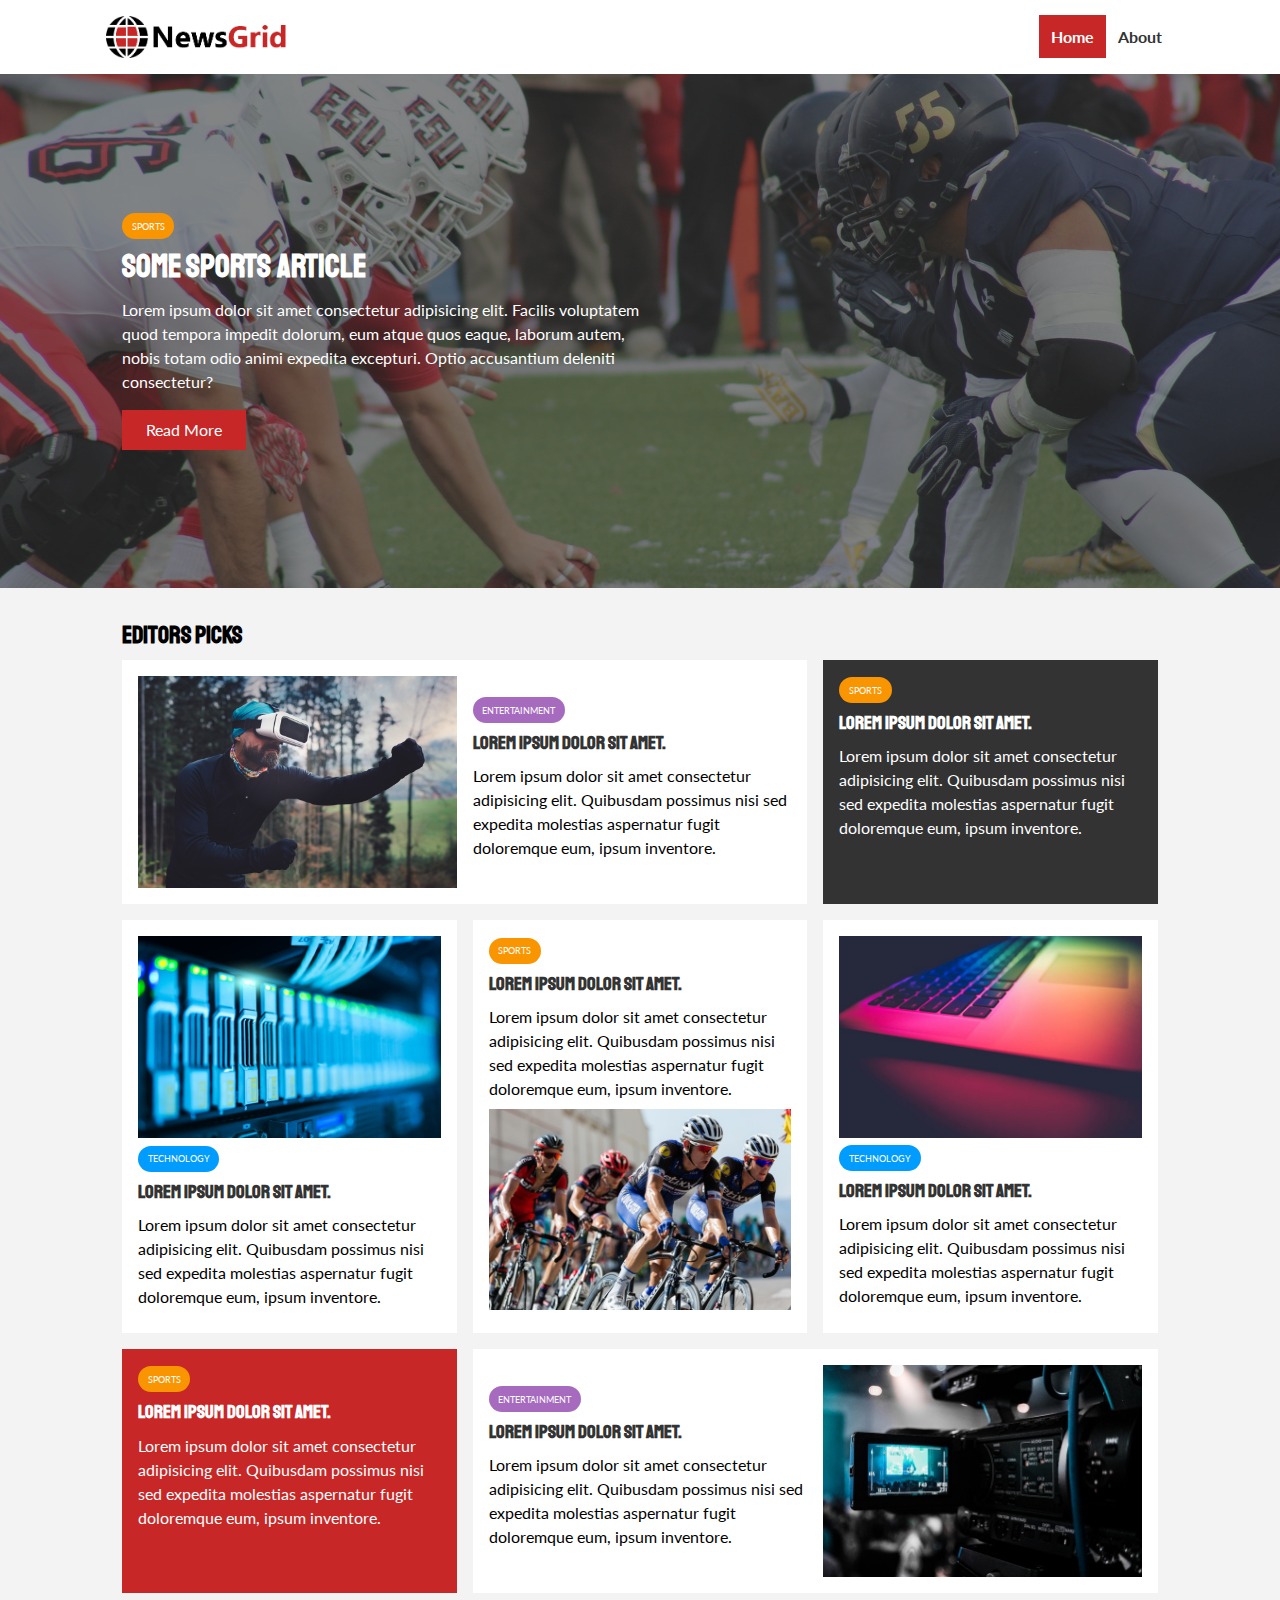
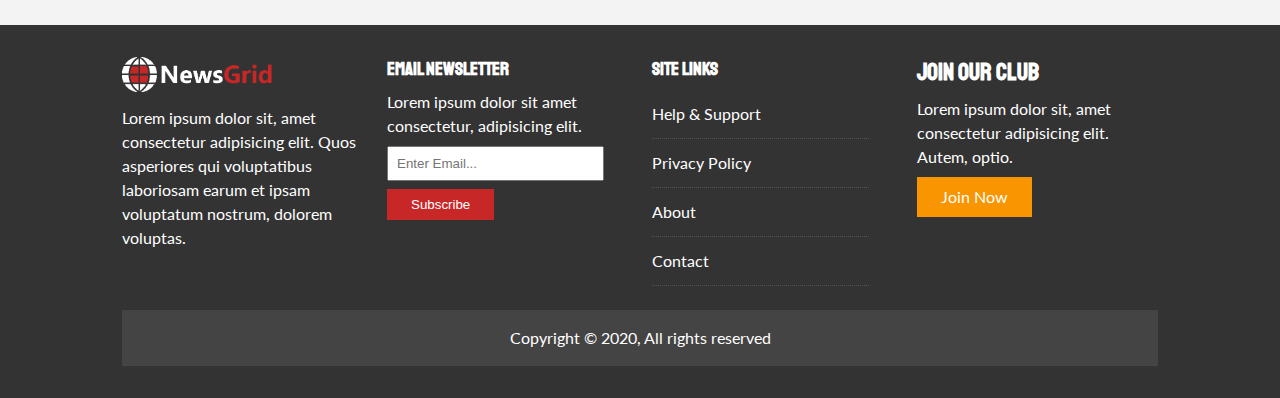
<file: index.html>
<!DOCTYPE html>
<html lang="en">
<head>
    <meta charset="UTF-8">
    <meta name="viewport" content="width=device-width, initial-scale=1.0">
    <link rel="stylesheet" href="https://cdnjs.cloudflare.com/ajax/libs/font-awesome/5.13.0/css/all.min.css"
      integrity="sha256-h20CPZ0QyXlBuAw7A+KluUYx/3pK+c7lYEpqLTlxjYQ=" crossorigin="anonymous"
    />
    <link rel="preconnect" href="https://fonts.gstatic.com">
    <link href="https://fonts.googleapis.com/css2?family=Lato:wght@100&family=Staatliches&display=swap" rel="stylesheet">
    <link rel="stylesheet" href="css/style.css">
    <link rel="stylesheet" media="screen and (max-width:768px)" href="css/mobile.css">
    <link rel="shortcut icon" type="image/x-icon" href="favicon.ico">
    <title>NewsGrid | Latest News</title>
</head>
<body>
    <nav id="main-nav">
        <div class="container">
            <img src="img/logo.png" alt="NewsGrid" class="logo">
            <div class="social">
                <a href="http://facebook.com" target="blank"><i class="fab fa-facebook"></i></a>
                <a href="http://twitter.com" target="blank"><i class="fab fa-twitter"></i></a>
                <a href="http://instagram.com" target="blank"><i class="fab fa-instagram"></i></a>
                <a href="http://youtube.com" target="blank"><i class="fab fa-youtube"></i></a>
            </div>
            <ul>
                <li><a href="index.html" class="current">Home</a></li>
                <li><a href="about.html">About</a></li>
            </ul>
        </div>
    </nav>

    <!-- Showcase -->
    <header id="showcase">
        <div class="container">
            <div class="showcase-container">
                <div class="showcase-content">
                    <div class="category category-sports">Sports</div>
                    <h1>Some Sports Article</h1>
                    <p>Lorem ipsum dolor sit amet consectetur adipisicing elit. Facilis voluptatem quod tempora impedit dolorum, eum atque quos eaque, laborum autem, nobis totam odio animi expedita excepturi. Optio accusantium deleniti consectetur?</p>
                    <a href="article.html" class="btn btn-primary">Read More</a>
                </div>
            </div>
        </div>
    </header>

    <!-- Homes Articles -->
    <section id="home-articles" class="py-2">
        <div class="container">
            <h2>Editors Picks</h2>
            <div class="articles-container">
                <article class="card">
                    <img src="img/articles/ent1.jpg" alt="">
                    <div>
                        <div class="category category-ent">Entertainment</div>
                        <h3>
                            <a href="article.html">Lorem ipsum dolor sit amet.</a>
                        </h3>
                        <p>Lorem ipsum dolor sit amet consectetur adipisicing elit. Quibusdam possimus nisi sed expedita molestias aspernatur fugit doloremque eum, ipsum inventore.</p>
                    </div>
                </article>
                <article class="card bg-dark">
                        <div class="category category-sports">Sports</div>
                        <h3>
                            <a href="article.html">Lorem ipsum dolor sit amet.</a>
                        </h3>
                        <p>Lorem ipsum dolor sit amet consectetur adipisicing elit. Quibusdam possimus nisi sed expedita molestias aspernatur fugit doloremque eum, ipsum inventore.</p>
                </article>
                <article class="card">
                    <img src="img/articles/tech1.jpg" alt="">
                        <div class="category category-tech">Technology</div>
                        <h3>
                            <a href="article.html">Lorem ipsum dolor sit amet.</a>
                        </h3>
                        <p>Lorem ipsum dolor sit amet consectetur adipisicing elit. Quibusdam possimus nisi sed expedita molestias aspernatur fugit doloremque eum, ipsum inventore.</p>
                </article>
                <article class="card">
                    
                        <div class="category category-sports">Sports</div>
                        <h3>
                            <a href="article.html">Lorem ipsum dolor sit amet.</a>
                        </h3>
                        <p>Lorem ipsum dolor sit amet consectetur adipisicing elit. Quibusdam possimus nisi sed expedita molestias aspernatur fugit doloremque eum, ipsum inventore.</p>
                        <img src="img/articles/sports1.jpg" alt="">
                </article>
                <article class="card">
                    <img src="img/articles/tech2.jpg" alt="">
                        <div class="category category-tech">Technology</div>
                        <h3>
                            <a href="article.html">Lorem ipsum dolor sit amet.</a>
                        </h3>
                        <p>Lorem ipsum dolor sit amet consectetur adipisicing elit. Quibusdam possimus nisi sed expedita molestias aspernatur fugit doloremque eum, ipsum inventore.</p>
                </article>
                <article class="card bg-primary">
                    <div class="category category-sports">Sports</div>
                    <h3>
                        <a href="article.html">Lorem ipsum dolor sit amet.</a>
                    </h3>
                    <p>Lorem ipsum dolor sit amet consectetur adipisicing elit. Quibusdam possimus nisi sed expedita molestias aspernatur fugit doloremque eum, ipsum inventore.</p>
            </article>
            <article class="card">
                <div>
                    <div class="category category-ent">Entertainment</div>
                    <h3>
                        <a href="article.html">Lorem ipsum dolor sit amet.</a>
                    </h3>
                    <p>Lorem ipsum dolor sit amet consectetur adipisicing elit. Quibusdam possimus nisi sed expedita molestias aspernatur fugit doloremque eum, ipsum inventore.</p>
                </div>
                <img src="img/articles/ent2.jpg" alt="">
            </article>
            </div>
        </div>
    </section>

    <!-- Footer -->
    <footer id="main-footer" class="py-2">
        <div class="container footer-container">
            <div>
                <img src="img/logo_light.png" alt="NewsGrid">
                <p>Lorem ipsum dolor sit, amet consectetur adipisicing elit. Quos asperiores qui voluptatibus laboriosam earum et ipsam voluptatum nostrum, dolorem voluptas.</p>
            </div>
            <div>
                <h3>Email Newsletter</h3>
                <p>Lorem ipsum dolor sit amet consectetur, adipisicing elit.</p>
                <form name="contact"   method="POST" data-netlify= "true">
                    <input type="email" placeholder="Enter Email...">
                    <input type="submit" value="Subscribe" class="btn btn-primary">
                </form>
            </div>
            <div>
                <h3>Site Links</h3>
                <ul class="list">
                    <li><a href="#">Help & Support</a></li>
                    <li><a href="#">Privacy Policy</a></li>
                    <li><a href="#">About</a></li>
                    <li><a href="#">Contact</a></li>
                </ul>
            </div>
            <div>
                <h2>Join Our Club</h2>
                <p>Lorem ipsum dolor sit, amet consectetur adipisicing elit. Autem, optio.</p>
                <a href="#" class="btn btn-secondary">Join Now</a>
            </div>
            <div>
                <p>Copyright &copy; 2020, All rights reserved</p>
            </div>
        </div>
    </footer>
</body>
</html>
</file>
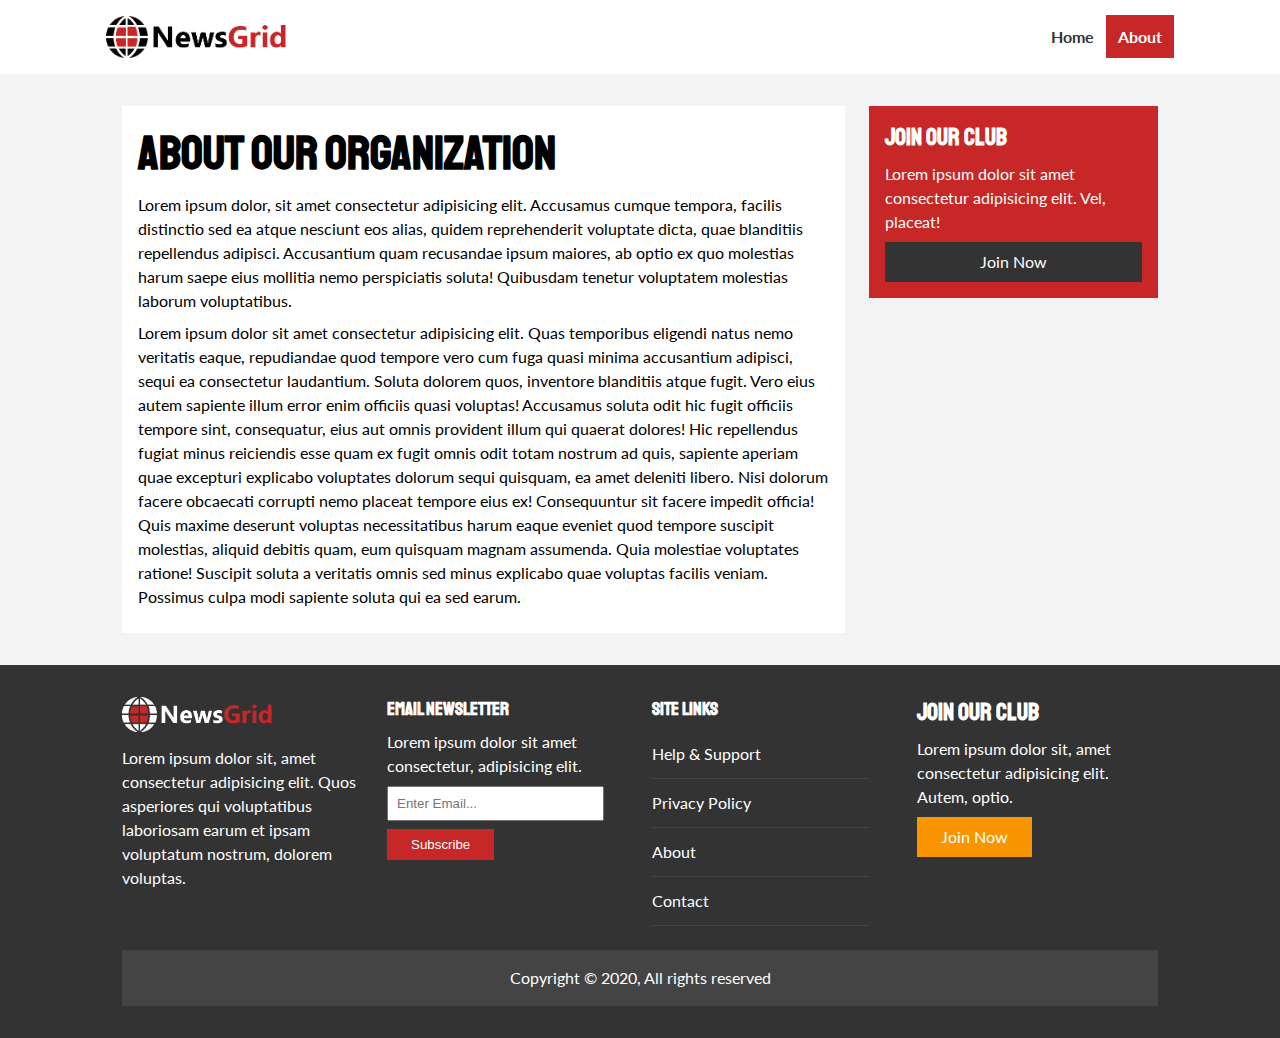
<file: about.html>
<!DOCTYPE html>
<html lang="en">
<head>
    <meta charset="UTF-8">
    <meta name="viewport" content="width=device-width, initial-scale=1.0">
    <link rel="stylesheet" href="https://cdnjs.cloudflare.com/ajax/libs/font-awesome/5.13.0/css/all.min.css"
      integrity="sha256-h20CPZ0QyXlBuAw7A+KluUYx/3pK+c7lYEpqLTlxjYQ=" crossorigin="anonymous"
    />
    <link rel="preconnect" href="https://fonts.gstatic.com">
    <link href="https://fonts.googleapis.com/css2?family=Lato:wght@100&family=Staatliches&display=swap" rel="stylesheet">
    <link rel="stylesheet" href="css/style.css">
    <link rel="stylesheet" media="screen and (max-width:768px)" href="css/mobile.css">
    <link rel="shortcut icon" type="image/x-icon" href="favicon.ico">
    <title>NewsGrid | About</title>
</head>
<body>
    <nav id="main-nav">
        <div class="container">
            <img src="img/logo.png" alt="NewsGrid" class="logo">
            <div class="social">
                <a href="http://facebook.com" target="blank"><i class="fab fa-facebook"></i></a>
                <a href="http://twitter.com" target="blank"><i class="fab fa-twitter"></i></a>
                <a href="http://instagram.com" target="blank"><i class="fab fa-instagram"></i></a>
                <a href="http://youtube.com" target="blank"><i class="fab fa-youtube"></i></a>
            </div>
            <ul>
                <li><a href="index.html" >Home</a></li>
                <li><a href="about.html" class="current">About</a></li>
            </ul>
        </div>
    </nav>

    <section id="about">
       <div class="container">
           <div class="page-container">
               <article class="card">
                   <h1 class="l-heading">About Our Organization</h1>
                   <p>Lorem ipsum dolor, sit amet consectetur adipisicing elit. Accusamus cumque tempora, facilis distinctio sed ea atque nesciunt eos alias, quidem reprehenderit voluptate dicta, quae blanditiis repellendus adipisci. Accusantium quam recusandae ipsum maiores, ab optio ex quo molestias harum saepe eius mollitia nemo perspiciatis soluta! Quibusdam tenetur voluptatem molestias laborum voluptatibus.</p>
                   <p>Lorem ipsum dolor sit amet consectetur adipisicing elit. Quas temporibus eligendi natus nemo veritatis eaque, repudiandae quod tempore vero cum fuga quasi minima accusantium adipisci, sequi ea consectetur laudantium. Soluta dolorem quos, inventore blanditiis atque fugit. Vero eius autem sapiente illum error enim officiis quasi voluptas! Accusamus soluta odit hic fugit officiis tempore sint, consequatur, eius aut omnis provident illum qui quaerat dolores! Hic repellendus fugiat minus reiciendis esse quam ex fugit omnis odit totam nostrum ad quis, sapiente aperiam quae excepturi explicabo voluptates dolorum sequi quisquam, ea amet deleniti libero. Nisi dolorum facere obcaecati corrupti nemo placeat tempore eius ex! Consequuntur sit facere impedit officia! Quis maxime deserunt voluptas necessitatibus harum eaque eveniet quod tempore suscipit molestias, aliquid debitis quam, eum quisquam magnam assumenda. Quia molestiae voluptates ratione! Suscipit soluta a veritatis omnis sed minus explicabo quae voluptas facilis veniam. Possimus culpa modi sapiente soluta qui ea sed earum.</p>
               </article>
               <aside class="card bg-primary">
                   <h2>Join Our Club</h2>
                   <p>Lorem ipsum dolor sit amet consectetur adipisicing elit. Vel, placeat!</p>
                   <a href="#" class="btn btn-dark btn-block">Join Now</a>
               </aside>
           </div>
       </div>   
    </section>

    <!-- Footer -->
    <footer id="main-footer" class="py-2">
        <div class="container footer-container">
            <div>
                <img src="img/logo_light.png" alt="NewsGrid">
                <p>Lorem ipsum dolor sit, amet consectetur adipisicing elit. Quos asperiores qui voluptatibus laboriosam earum et ipsam voluptatum nostrum, dolorem voluptas.</p>
            </div>
            <div>
                <h3>Email Newsletter</h3>
                <p>Lorem ipsum dolor sit amet consectetur, adipisicing elit.</p>
                <form>
                    <input type="email" placeholder="Enter Email...">
                    <input type="submit" value="Subscribe" class="btn btn-primary">
                </form>
            </div>
            <div>
                <h3>Site Links</h3>
                <ul class="list">
                    <li><a href="#">Help & Support</a></li>
                    <li><a href="#">Privacy Policy</a></li>
                    <li><a href="#">About</a></li>
                    <li><a href="#">Contact</a></li>
                </ul>
            </div>
            <div>
                <h2>Join Our Club</h2>
                <p>Lorem ipsum dolor sit, amet consectetur adipisicing elit. Autem, optio.</p>
                <a href="#" class="btn btn-secondary">Join Now</a>
            </div>
            <div>
                <p>Copyright &copy; 2020, All rights reserved</p>
            </div>
        </div>
    </footer>
</body>
</html>
</file>
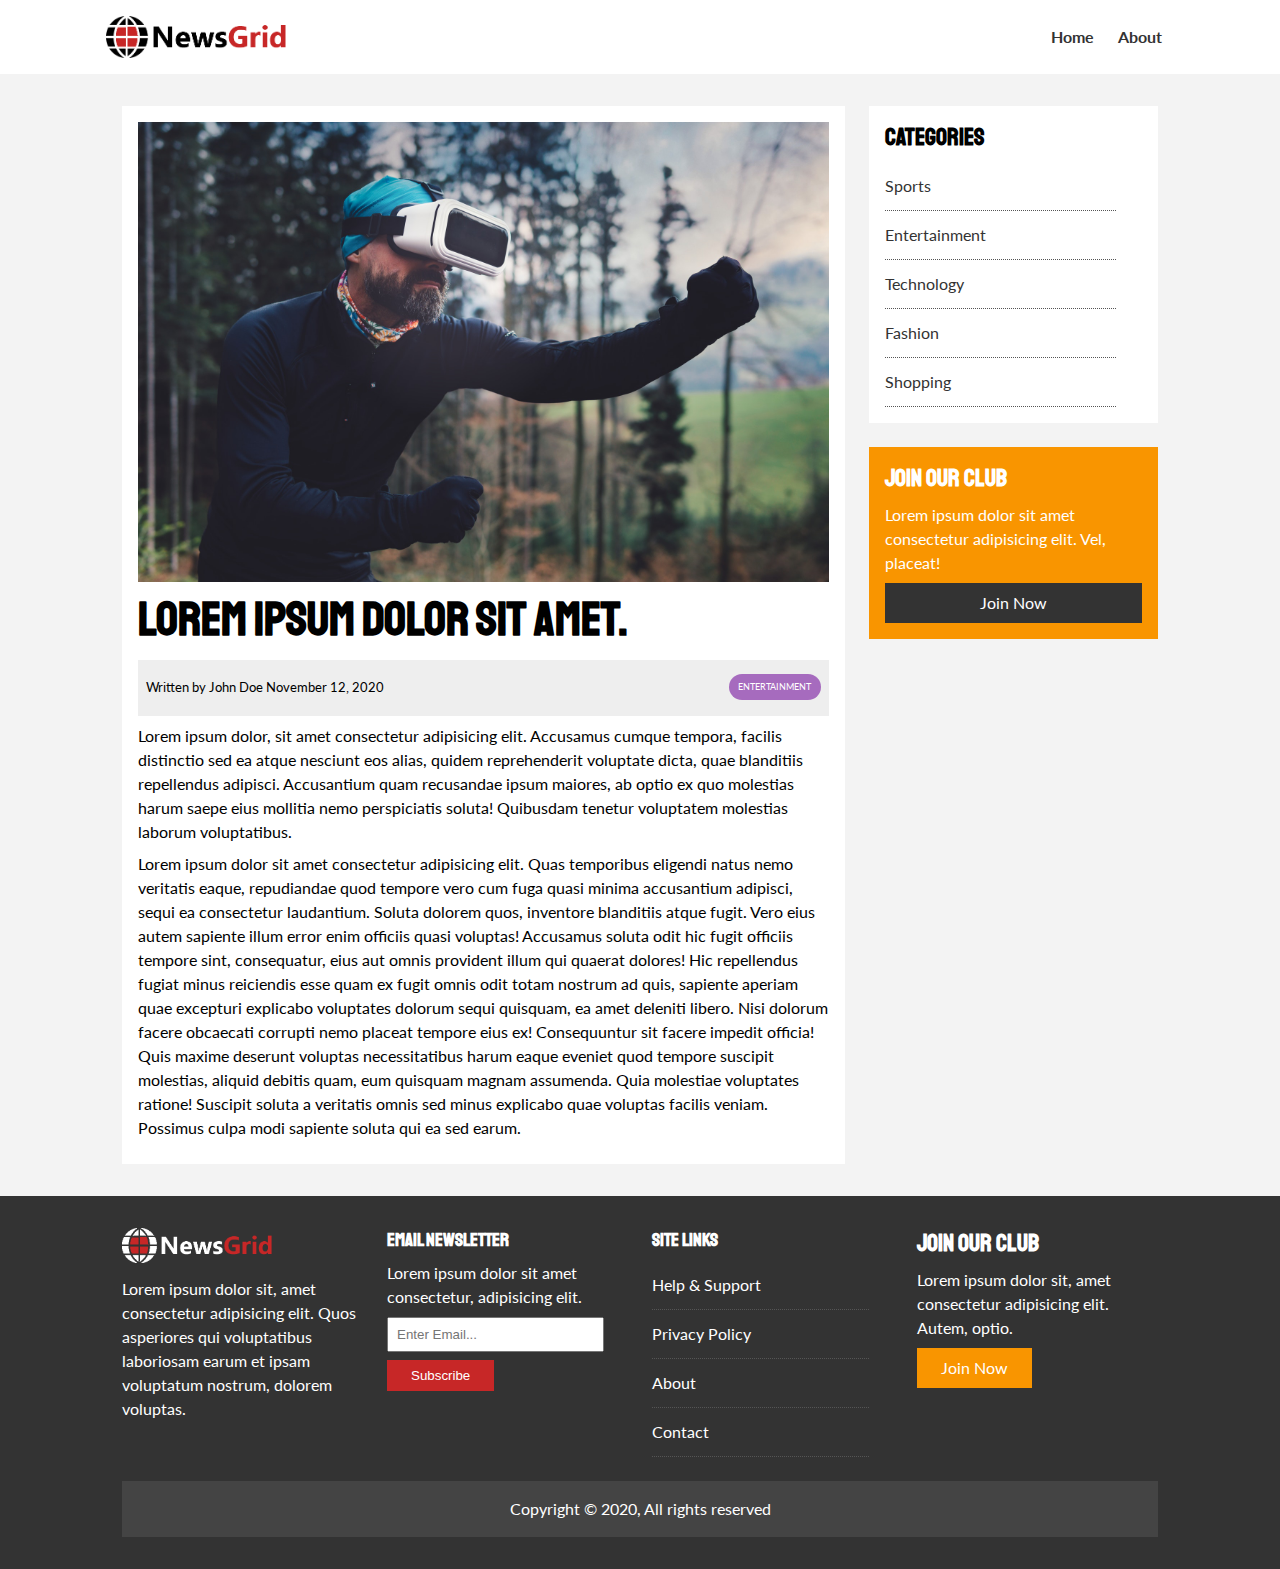
<file: article.html>
<!DOCTYPE html>
<html lang="en">
<head>
    <meta charset="UTF-8">
    <meta name="viewport" content="width=device-width, initial-scale=1.0">
    <link rel="stylesheet" href="https://cdnjs.cloudflare.com/ajax/libs/font-awesome/5.13.0/css/all.min.css"
      integrity="sha256-h20CPZ0QyXlBuAw7A+KluUYx/3pK+c7lYEpqLTlxjYQ=" crossorigin="anonymous"
    />
    <link rel="preconnect" href="https://fonts.gstatic.com">
    <link href="https://fonts.googleapis.com/css2?family=Lato:wght@100&family=Staatliches&display=swap" rel="stylesheet">
    <link rel="stylesheet" href="css/style.css">
    <link rel="stylesheet" media="screen and (max-width:768px)" href="css/mobile.css">
    <link rel="shortcut icon" type="image/x-icon" href="favicon.ico">
    <title>NewsGrid | Latest News</title>
</head>
<body>
    <nav id="main-nav">
        <div class="container">
            <img src="img/logo.png" alt="NewsGrid" class="logo">
            <div class="social">
                <a href="http://facebook.com" target="blank"><i class="fab fa-facebook"></i></a>
                <a href="http://twitter.com" target="blank"><i class="fab fa-twitter"></i></a>
                <a href="http://instagram.com" target="blank"><i class="fab fa-instagram"></i></a>
                <a href="http://youtube.com" target="blank"><i class="fab fa-youtube"></i></a>
            </div>
            <ul>
                <li><a href="index.html" >Home</a></li>
                <li><a href="about.html" >About</a></li>
            </ul>
        </div>
    </nav>

    <section id="article">
       <div class="container">
           <div class="page-container">
               <article class="card">
                   <img src="img/articles/ent1.jpg" alt="">
                   <h1 class="l-heading">Lorem ipsum dolor sit amet.</h1>
                   <div class="meta">
                       <small>
                         <i class="fas fa-user"></i> Written by John Doe November 12, 2020  
                       </small>
                       <div class="category category-ent">Entertainment</div>
                   </div>
                   <p>Lorem ipsum dolor, sit amet consectetur adipisicing elit. Accusamus cumque tempora, facilis distinctio sed ea atque nesciunt eos alias, quidem reprehenderit voluptate dicta, quae blanditiis repellendus adipisci. Accusantium quam recusandae ipsum maiores, ab optio ex quo molestias harum saepe eius mollitia nemo perspiciatis soluta! Quibusdam tenetur voluptatem molestias laborum voluptatibus.</p>
                   <p>Lorem ipsum dolor sit amet consectetur adipisicing elit. Quas temporibus eligendi natus nemo veritatis eaque, repudiandae quod tempore vero cum fuga quasi minima accusantium adipisci, sequi ea consectetur laudantium. Soluta dolorem quos, inventore blanditiis atque fugit. Vero eius autem sapiente illum error enim officiis quasi voluptas! Accusamus soluta odit hic fugit officiis tempore sint, consequatur, eius aut omnis provident illum qui quaerat dolores! Hic repellendus fugiat minus reiciendis esse quam ex fugit omnis odit totam nostrum ad quis, sapiente aperiam quae excepturi explicabo voluptates dolorum sequi quisquam, ea amet deleniti libero. Nisi dolorum facere obcaecati corrupti nemo placeat tempore eius ex! Consequuntur sit facere impedit officia! Quis maxime deserunt voluptas necessitatibus harum eaque eveniet quod tempore suscipit molestias, aliquid debitis quam, eum quisquam magnam assumenda. Quia molestiae voluptates ratione! Suscipit soluta a veritatis omnis sed minus explicabo quae voluptas facilis veniam. Possimus culpa modi sapiente soluta qui ea sed earum.</p>
               </article>
                
               <aside id="categories" class="card">
                   <h2>Categories</h2>
                   <ul class="list">
                       <li><a href="#"><i class="fas fa-chevron-right"></i>Sports</a></li>
                       <li><a href="#"><i class="fas fa-chevron-right"></i>Entertainment</a></li>
                       <li><a href="#"><i class="fas fa-chevron-right"></i>Technology</a></li>
                       <li><a href="#"><i class="fas fa-chevron-right"></i>Fashion</a></li>
                       <li><a href="#"><i class="fas fa-chevron-right"></i>Shopping</a></li>
                   </ul>
               </aside>

               <aside class="card bg-secondary">
                   <h2>Join Our Club</h2>
                   <p>Lorem ipsum dolor sit amet consectetur adipisicing elit. Vel, placeat!</p>
                   <a href="#" class="btn btn-dark btn-block">Join Now</a>
               </aside>
           </div>
       </div>   
    </section>

    <!-- Footer -->
    <footer id="main-footer" class="py-2">
        <div class="container footer-container">
            <div>
                <img src="img/logo_light.png" alt="NewsGrid">
                <p>Lorem ipsum dolor sit, amet consectetur adipisicing elit. Quos asperiores qui voluptatibus laboriosam earum et ipsam voluptatum nostrum, dolorem voluptas.</p>
            </div>
            <div>
                <h3>Email Newsletter</h3>
                <p>Lorem ipsum dolor sit amet consectetur, adipisicing elit.</p>
                <form>
                    <input type="email" placeholder="Enter Email...">
                    <input type="submit" value="Subscribe" class="btn btn-primary">
                </form>
            </div>
            <div>
                <h3>Site Links</h3>
                <ul class="list">
                    <li><a href="#">Help & Support</a></li>
                    <li><a href="#">Privacy Policy</a></li>
                    <li><a href="#">About</a></li>
                    <li><a href="#">Contact</a></li>
                </ul>
            </div>
            <div>
                <h2>Join Our Club</h2>
                <p>Lorem ipsum dolor sit, amet consectetur adipisicing elit. Autem, optio.</p>
                <a href="#" class="btn btn-secondary">Join Now</a>
            </div>
            <div>
                <p>Copyright &copy; 2020, All rights reserved</p>
            </div>
        </div>
    </footer>
</body>
</html>
</file>
<file: css/style.css>
:root {
    --primary-color: #c72727;
    --secondary-color: #f99500;
    --light-color: #f3f3f3;
    --dark-color: #333;
    --max-width: 1100px;
}

.category {
    --sports-color: #f99500;
    --ent-color:#a66bbe;
    --tech-color:#009cff;
}

* {
    margin:0;
    padding: 0;
    box-sizing: border-box;
}

body {
    font-family: 'Lato', sans-serif;
    line-height: 1.5;
    background-color: var(--light-color);
}

a {
    color: #333;
    text-decoration: none;
}

ul {
    list-style: none;
}

p {
    margin: 0.5rem 0;
}

img {
    width: 100%;
}

h1, h2, h3, h4, h5, h6 {
    font-family: 'Staatliches', cursive;
    margin-bottom: .55rem;
    line-height: 1.3;
}

/* Utilily */
.container {
    max-width: var(--max-width);
    margin: auto;
    padding: 0 2rem;
    overflow: hidden;
}

.category {
    display: inline-block;
    color:#fff;
    font-size: 0.55rem;
    text-transform: uppercase;
    padding: 0.4rem 0.6rem;
    border-radius: 15px;
    margin-bottom: 0.5rem;
}

.category-sports { background: var(--sports-color);}
.category-ent { background: var(--ent-color);}
.category-tech { background: var(--tech-color);}


.btn {
    display: inline-block;
    border: none;
    background: var(--dark-color);
    color: #fff;
    padding: 0.5rem 1.5rem;
}

.btn-light {background: var(--light-color);}
.btn-primary {background: var(--primary-color);}
.btn-secondary {background: var(--secondary-color);}

.btn-block {
    display: block;
    width: 100%;
    text-align: center;
}

.btn:hover {
   opacity: 0.9;
}

.card {
    background: #fff;
    padding: 1rem;
}

.bg-dark {
    background: var(--dark-color);
    color: #fff;
}
.bg-primary {
    background: var(--primary-color);
    color: #fff;
}

.bg-secondary {
    background: var(--secondary-color);
    color: #fff;
}

.bg-dark h1,
.bg-dark h2,
.bg-dark h3,
.bg-dark a,
.bg-primary h1,
.bg-primary h2,
.bg-primary h3,
.bg-primary a,
.bg-secondary h1,
.bg-secondary h2,
.bg-secondary h3,
.bg-secondary a {
    color:#fff;
}

.py-1{padding: 1.5rem 0;}
.py-2{padding: 2rem 0;}
.py-3{padding: 3rem 0;}
.p-1{padding: 1.5rem;}
.p-2{padding: 2rem ;}
.p-3{padding: 3rem ;}

.l-heading {
    font-size: 3rem;
}

.list li {
    padding: 0.75rem 0;
    border-bottom: #555 dotted 1px;
    width: 90%;
}

.list li a:hover {
    color: var(--primary-color) !important; 
}


/* Inner page grid container */
.page-container {
    display: grid;
    grid-template-columns: 5fr 2fr;
    margin: 2rem 0;
    grid-gap: 1.5rem;
}

.page-container > *:first-child {
   grid-row: 1 / span 3; 
}

/* Navigation */
#main-nav {
    background-color: #fff;
    position: sticky;
    top: 0;
    z-index: 2;
}

#main-nav .container {
    display: grid;
    grid-template-columns: 6fr 3fr 2fr;
    padding: 1rem;
    align-items: center;
}

#main-nav .logo {
    width: 180px;
}

#main-nav ul {
    justify-self: end;
    display: flex;
}

#main-nav ul li a {
    padding: 0.75rem;
    font-weight: bold;
}

#main-nav ul li a.current {
    background: var(--primary-color);
    color: #fff;
}

#main-nav ul li a:hover {
    background: var(--secondary-color);
    color: var(--dark-color);
}

#main-nav .social {
    justify-self: center;
}

#main-nav .social i {
    color: #777;
    margin-right: .5rem;
}

/* Showcase */
#showcase {
    color: #fff;
    background:#333;
    padding: 2rem;
    position: relative;
}

#showcase:before {
    content: '';
    background: url(../img/featured.jpg) no-repeat center center/cover;
    position: absolute;
    top: 0;
    left: 0;
    height: 100%;
    width: 100%;
    opacity: 0.4;
}

#showcase .showcase-container {
    display: grid;
    grid-template-columns: repeat(2, 1fr);
    justify-content: center;
    align-items: center;
    height: 50vh;
}

#showcase .showcase-content {
    z-index: 1;
}

#showcase .showcase-content p {
    margin-bottom: 1rem;
}

/* Home Articles*/
#home-articles .articles-container {
    display: grid;
    grid-template-columns: repeat(3, 1fr);
    grid-gap: 1rem;
}

#home-articles .articles-container > *:first-child, 
#home-articles .articles-container > *:last-child {
    display: grid;
    grid-template-columns: repeat(2, 1fr);
    grid-gap: 1rem;
    grid-column: 1 / span 2;
    align-items: center;
}

#home-articles .articles-container > *:last-child {
    grid-column: 2 / span 2
}


#article .meta {
    display: flex;
    justify-content: space-between;
    align-items: center;
    background: #eee;
    padding: 0.5rem;
}

#article .meta .category {
    margin-top:0.4rem;
}


/* Footer */
#main-footer {
    background: var(--dark-color);
    color: #fff;
}

#main-footer img {
    width: 150px;
}

#main-footer a {
    color: #fff;
}

#main-footer .footer-container {
    display: grid;
    grid-template-columns: repeat(4, 1fr);
    grid-gap:1.5rem;
}

#main-footer .footer-container > *:last-child {
    background: #444;
    grid-column: 1 / span 4;
    padding: 0.5rem;
    text-align: center;
    font-size: 0.75;
}

#main-footer .footer-container input[type='email'] {
    width: 90%;
    padding: 0.5rem;
    margin-bottom:0.5rem;
} 

#main-footer .footer-container input[type='submit'] {
    width: 90;
}
</file>
<file: css/mobile.css>
/* Navigation */
#main-nav .social {
    display: none;
}

#main-nav .container {
    grid-template-columns: 1fr;
    grid-gap: 1.2rem;
}

#main-nav ul,
#main-nav .logo {
    justify-self: center;
}

#main-nav ul li a {
    padding: 0.50rem;
}

#home-articles .articles-container {
    grid-template-columns: repeat(2, 1fr) ;
}

#home-articles .articles-container > *:first-child, 
#home-articles .articles-container > *:last-child {
    grid-template-columns: 1fr;
    grid-column: 1;
}

@media(max-width: 600px) {
    /* Stack Grid Items */
    #showcase .showcase-container,
    #home-articles .articles-container,
    #main-footer .footer-container {
        grid-template-columns: 1fr;
    }

    #main-footer .footer-container > *:last-child {
        grid-column: 1;
    }

    #main-footer .footer-container > *:first-child,
    #main-footer .footer-container > *:nth-child(2) {
        border-bottom:#444 dotted 1px;
        padding-bottom: 1rem;
    }

    .page-container {
        grid-template-columns: 1fr;
        text-align: center;
    }

    .page-container > *:first-child {
        grid-row: 1; 
     }
     
    .l-heading {
        font-size: 2rem;
    }
    
}
</file>
